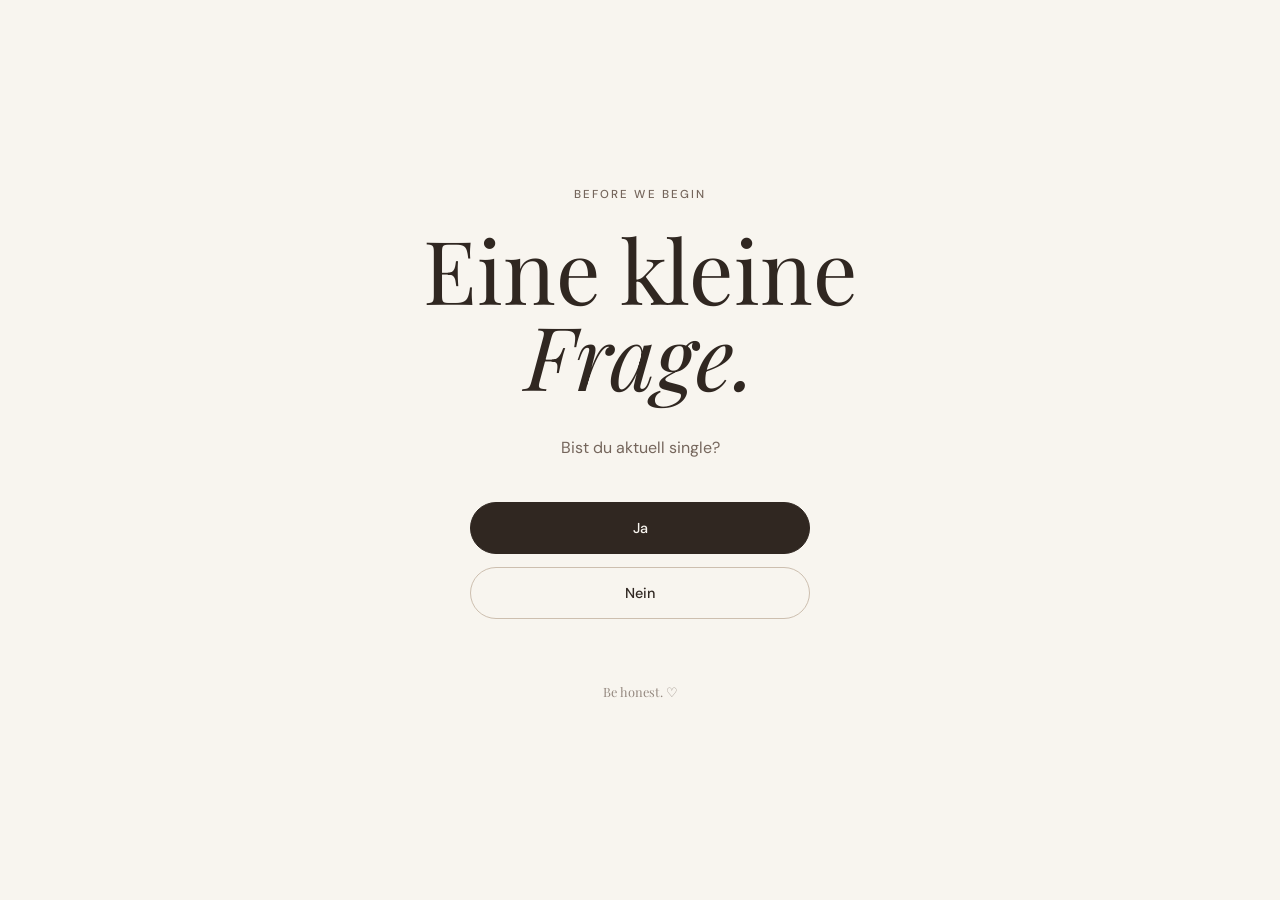
<file: index.html>
<!DOCTYPE html>
<html lang="de">

<head>

    <meta charset="UTF-8">

    <meta
        name="viewport"
        content="width=device-width, initial-scale=1.0"
    >

    <title>Before we begin.</title>

    <meta
        name="description"
        content="Before we begin."
    >

    <link
        rel="preconnect"
        href="https://fonts.googleapis.com"
    >

    <link
        rel="preconnect"
        href="https://fonts.gstatic.com"
        crossorigin
    >

    <link
        href="https://fonts.googleapis.com/css2?family=DM+Sans:wght@400;500;600&family=Playfair+Display:wght@400;500;600&display=swap"
        rel="stylesheet"
    >

    <style>

        /* =========================================
           VARIABLES
        ========================================== */

        :root {
            --cream: #f8f5ef;
            --brown-dark: #302721;
            --brown-light: #75665c;
            --taupe: #cdbfaf;
        }


        /* =========================================
           RESET
        ========================================== */

        * {
            box-sizing: border-box;
        }


        html,
        body {
            margin: 0;
            padding: 0;
            min-height: 100%;
        }


        body {
            background: var(--cream);
            color: var(--brown-dark);

            font-family:
                "DM Sans",
                Arial,
                Helvetica,
                sans-serif;
        }


        /* =========================================
           PAGE
        ========================================== */

        .intro-page {
            min-height: 100svh;

            display: flex;
            align-items: center;
            justify-content: center;

            padding: 3rem 1.5rem;

            text-align: center;
        }


        .intro-inner {
            width: 100%;
            max-width: 560px;
        }


        /* =========================================
           EYEBROW
        ========================================== */

        .intro-eyebrow {
            margin: 0 0 1.5rem;

            color: var(--brown-light);

            font-size: 0.72rem;
            font-weight: 500;

            letter-spacing: 0.18em;
            text-transform: uppercase;
        }


        /* =========================================
           TITLE
        ========================================== */

        .intro-title {
            margin: 0;

            color: var(--brown-dark);

            font-family:
                "Playfair Display",
                Georgia,
                "Times New Roman",
                serif;

            font-size:
                clamp(
                    3rem,
                    12vw,
                    5.5rem
                );

            font-weight: 400;

            line-height: 0.98;
        }


        .intro-title em {
            font-style: italic;
        }


        /* =========================================
           QUESTION
        ========================================== */

        .intro-question {
            max-width: 420px;

            margin:
                2.25rem
                auto
                2.5rem;

            color: var(--brown-light);

            font-size: 1rem;
            line-height: 1.7;
        }


        /* =========================================
           BUTTONS
        ========================================== */

        .intro-buttons {
            display: flex;

            flex-direction: column;

            gap: 0.85rem;

            width: 100%;
            max-width: 340px;

            margin: 0 auto;
        }


        .intro-button {
            width: 100%;

            padding:
                1rem
                1.5rem;

            border-radius: 999px;

            font-family:
                "DM Sans",
                Arial,
                Helvetica,
                sans-serif;

            font-size: 0.9rem;
            font-weight: 500;

            cursor: pointer;

            transition:
                transform 0.2s ease,
                opacity 0.2s ease,
                background 0.2s ease;
        }


        .intro-button:hover {
            transform: translateY(-2px);
        }


        .intro-button:active {
            transform: translateY(0);
        }


        /* =========================================
           YES
        ========================================== */

        .intro-button-yes {
            border:
                1px solid var(--brown-dark);

            background:
                var(--brown-dark);

            color:
                var(--cream);
        }


        /* =========================================
           NO
        ========================================== */

        .intro-button-no {
            border:
                1px solid var(--taupe);

            background:
                transparent;

            color:
                var(--brown-dark);
        }


        /* =========================================
           FOOTER
        ========================================== */

        .intro-footer {
            margin-top: 4rem;

            color: var(--brown-light);

            font-family:
                "Playfair Display",
                Georgia,
                serif;

            font-size: 0.8rem;

            opacity: 0.75;
        }


        /* =========================================
           MOBILE
        ========================================== */

        @media (max-width: 480px) {

            .intro-page {
                padding:
                    2rem 1.25rem;
            }


            .intro-title {
                font-size: 3.4rem;
            }


            .intro-question {
                margin-top: 2rem;
            }


            .intro-footer {
                margin-top: 3rem;
            }

        }

    </style>

</head>


<body>


    <!-- =========================================
         SINGLE CHECK
    ========================================== -->

    <main class="intro-page">

        <div class="intro-inner">


            <p class="intro-eyebrow">
                Before we begin
            </p>


            <h1 class="intro-title">

                Eine kleine
                <br>
                <em>Frage.</em>

            </h1>


            <p class="intro-question">
                Bist du aktuell single?
            </p>


            <div class="intro-buttons">


                <button
                    type="button"
                    class="intro-button intro-button-yes"
                    id="singleYes"
                >
                    Ja
                </button>


                <button
                    type="button"
                    class="intro-button intro-button-no"
                    id="singleNo"
                >
                    Nein
                </button>


            </div>


            <p class="intro-footer">
                Be honest. ♡
            </p>


        </div>

    </main>


    <!-- =========================================
         NAVIGATION
    ========================================== -->

    <script>

        const singleYes =
            document.getElementById(
                "singleYes"
            );


        const singleNo =
            document.getElementById(
                "singleNo"
            );


        /*
         * JA
         * → Dating-Seite
         */

        singleYes.addEventListener(
            "click",
            () => {

                window.location.href =
                    "dating.html";

            }
        );


        /*
         * NEIN
         * → Absage
         */

        singleNo.addEventListener(
            "click",
            () => {

                window.location.href =
                    "sorry.html";

            }
        );

    </script>


</body>

</html>
</file>
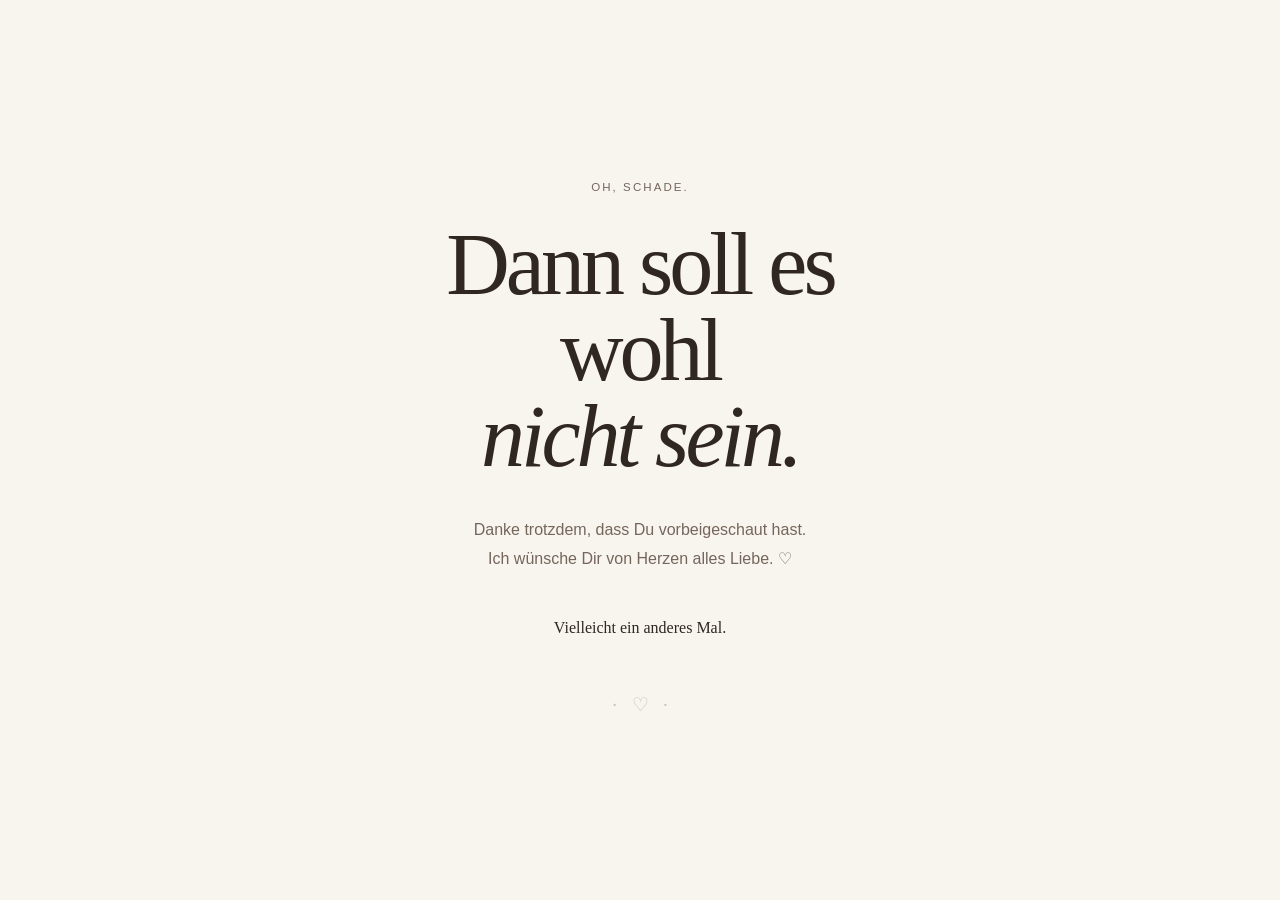
<file: sorry.html>
<!DOCTYPE html>
<html lang="de">

<head>

    <meta charset="UTF-8">

    <meta
        name="viewport"
        content="width=device-width, initial-scale=1.0"
    >

    <title>Oh, schade.</title>

    <link
        rel="stylesheet"
        href="style.css"
    >

    <style>

        /* =========================================
           SORRY PAGE
        ========================================= */

        :root {
            --cream: #f8f5ef;
            --brown-dark: #302721;
            --brown-light: #75665c;
            --taupe: #cdbfaf;
        }


        * {
            box-sizing: border-box;
        }


        html,
        body {
            margin: 0;
            padding: 0;
            min-height: 100%;
        }


        body {
            background:
                var(--cream);

            color:
                var(--brown-dark);

            font-family:
                Arial,
                Helvetica,
                sans-serif;
        }


        /* =========================================
           PAGE
        ========================================= */

        .sorry-page {
            min-height: 100svh;

            display: flex;

            align-items: center;
            justify-content: center;

            padding:
                3rem 1.5rem;

            text-align: center;
        }


        .sorry-inner {
            width: 100%;
            max-width: 560px;
        }


        /* =========================================
           TEXT
        ========================================= */

        .sorry-eyebrow {
            margin:
                0 0 1.5rem;

            color:
                var(--brown-light);

            font-size:
                0.72rem;

            letter-spacing:
                0.18em;

            text-transform:
                uppercase;
        }


        .sorry-title {
            margin: 0;

            font-family:
                Georgia,
                "Times New Roman",
                serif;

            font-size:
                clamp(
                    3rem,
                    12vw,
                    5.5rem
                );

            font-weight:
                normal;

            line-height:
                0.98;

            color:
                var(--brown-dark);
        }


        .sorry-title em {
            font-style:
                italic;
        }


        .sorry-text {
            max-width:
                430px;

            margin:
                2.25rem auto 0;

            color:
                var(--brown-light);

            font-size:
                1rem;

            line-height:
                1.8;
        }


        .sorry-signoff {
            margin-top:
                2.5rem;

            font-family:
                Georgia,
                "Times New Roman",
                serif;

            font-size:
                1rem;

            color:
                var(--brown-dark);
        }


        /* =========================================
           SMALL DECORATIVE ELEMENT
        ========================================= */

        .sorry-symbol {
            margin-top:
                3rem;

            color:
                var(--taupe);

            font-family:
                Georgia,
                serif;

            font-size:
                1.2rem;
        }


        /* =========================================
           MOBILE
        ========================================= */

        @media (max-width: 480px) {

            .sorry-page {
                padding:
                    2rem 1.25rem;
            }


            .sorry-title {
                font-size:
                    3.4rem;
            }


            .sorry-text {
                margin-top:
                    2rem;
            }

        }

    </style>

</head>


<body>


    <!-- =========================================
         SORRY
    ========================================== -->

    <main class="sorry-page">

        <div class="sorry-inner">

            <p class="sorry-eyebrow">
                Oh, schade.
            </p>


            <h1 class="sorry-title">

                Dann soll es wohl
                <br>
                <em>nicht sein.</em>

            </h1>


            <p class="sorry-text">

                Danke trotzdem, dass Du
                vorbeigeschaut hast.
                <br>
                Ich wünsche Dir von Herzen
                alles Liebe. ♡

            </p>


            <p class="sorry-signoff">
                Vielleicht ein anderes Mal.
            </p>


            <div
                class="sorry-symbol"
                aria-hidden="true"
            >
                · &nbsp; ♡ &nbsp; ·
            </div>

        </div>

    </main>


</body>

</html>
</file>
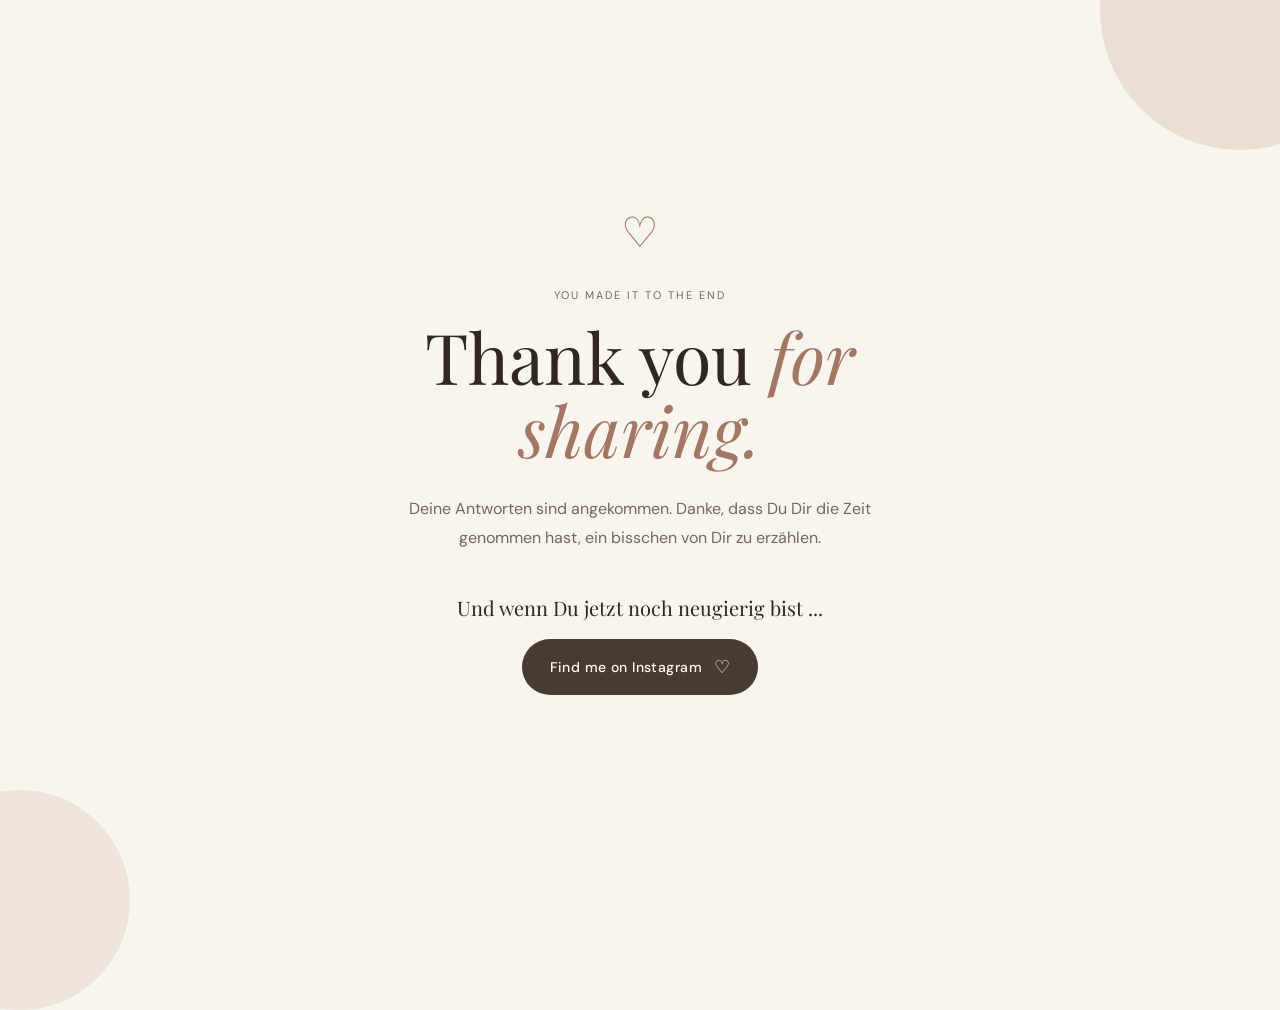
<file: thank_you.html>
<!DOCTYPE html>
<html lang="de">

<head>

    <meta charset="UTF-8">

    <meta
        name="viewport"
        content="width=device-width, initial-scale=1.0"
    >

    <title>Thank you ♡</title>

    <meta
        name="description"
        content="Danke für deine Antworten."
    >

    <link
        rel="preconnect"
        href="https://fonts.googleapis.com"
    >

    <link
        rel="preconnect"
        href="https://fonts.gstatic.com"
        crossorigin
    >

    <link
        href="https://fonts.googleapis.com/css2?family=DM+Sans:wght@400;500;600&family=Playfair+Display:wght@400;500;600&display=swap"
        rel="stylesheet"
    >

    <style>

        :root {
            --cream: #f8f5ef;
            --ivory: #fcfaf6;
            --sand: #e9dfd2;
            --brown: #4a3b32;
            --brown-light: #75665c;
            --dark: #302721;
            --terracotta: #a47763;
            --white: #fffdf9;
            --serif: "Playfair Display", Georgia, serif;
            --sans: "DM Sans", Arial, sans-serif;
        }


        * {
            box-sizing: border-box;
            margin: 0;
            padding: 0;
        }


        body {
            min-height: 100vh;
            background: var(--cream);
            color: var(--brown);
            font-family: var(--sans);
            display: flex;
            align-items: center;
            justify-content: center;
            padding: 30px 20px;
            position: relative;
            overflow: hidden;
        }


        .decoration {
            position: absolute;
            border-radius: 50%;
            pointer-events: none;
        }


        .decoration-one {
            width: 280px;
            height: 280px;
            background: var(--sand);
            top: -130px;
            right: -100px;
        }


        .decoration-two {
            width: 220px;
            height: 220px;
            background: #eee4db;
            bottom: -110px;
            left: -90px;
        }


        .thank-you {
            width: 100%;
            max-width: 600px;
            text-align: center;
            position: relative;
            z-index: 2;
            padding: 55px 30px;
        }


        .symbol {
            font-size: 42px;
            margin-bottom: 28px;
            color: var(--terracotta);
            animation: floatIn 1s ease both;
        }


        .eyebrow {
            font-size: 11px;
            letter-spacing: 0.18em;
            text-transform: uppercase;
            color: var(--brown-light);
            margin-bottom: 18px;
            animation: floatIn 0.9s ease 0.1s both;
        }


        h1 {
            font-family: var(--serif);
            font-size: clamp(42px, 10vw, 70px);
            font-weight: 400;
            line-height: 1.05;
            color: var(--dark);
            margin-bottom: 28px;
            animation: floatIn 0.9s ease 0.2s both;
        }


        h1 em {
            color: var(--terracotta);
            font-style: italic;
        }


        .intro {
            max-width: 470px;
            margin: 0 auto 42px;
            font-size: 16px;
            line-height: 1.8;
            color: var(--brown-light);
            animation: floatIn 0.9s ease 0.3s both;
        }


        .instagram-text {
            font-family: var(--serif);
            font-size: 20px;
            color: var(--dark);
            margin-bottom: 18px;
            animation: floatIn 0.9s ease 0.4s both;
        }


        .instagram-button {
            display: inline-flex;
            align-items: center;
            justify-content: center;
            gap: 12px;

            min-width: 220px;
            padding: 16px 28px;

            border-radius: 50px;

            background: var(--brown);
            color: var(--white);

            text-decoration: none;

            font-family: var(--sans);
            font-size: 14px;
            font-weight: 500;
            letter-spacing: 0.03em;

            transition:
                transform 0.25s ease,
                background 0.25s ease,
                box-shadow 0.25s ease;

            animation: floatIn 0.9s ease 0.5s both;
        }


        .instagram-button:hover {
            transform: translateY(-3px);
            background: var(--dark);
            box-shadow: 0 12px 30px rgba(60, 45, 35, 0.15);
        }


        .instagram-button span {
            font-size: 18px;
        }


        .small-note {
            margin-top: 25px;
            font-size: 12px;
            color: var(--brown-light);
            opacity: 0.75;
            animation: floatIn 0.9s ease 0.6s both;
        }


        @keyframes floatIn {

            from {
                opacity: 0;
                transform: translateY(18px);
            }

            to {
                opacity: 1;
                transform: translateY(0);
            }

        }


        @media (max-width: 600px) {

            body {
                padding: 20px;
            }


            .thank-you {
                padding: 35px 10px;
            }


            .symbol {
                font-size: 36px;
            }


            .intro {
                font-size: 15px;
            }

        }

    </style>

</head>


<body>


    <div class="decoration decoration-one"></div>

    <div class="decoration decoration-two"></div>


    <main class="thank-you">

        <div class="symbol">
            ♡
        </div>


        <p class="eyebrow">
            You made it to the end
        </p>


        <h1>
            Thank you
            <em>for sharing.</em>
        </h1>


        <p class="intro">
            Deine Antworten sind angekommen.
            Danke, dass Du Dir die Zeit genommen hast,
            ein bisschen von Dir zu erzählen.
        </p>


        <p class="instagram-text">
            Und wenn Du jetzt noch neugierig bist ...
        </p>


        <a
            class="instagram-button"
            href="https://www.instagram.com/l_wie_lara123/"
            target="_blank"
            rel="noopener noreferrer"
        >
            Find me on Instagram
            <span>♡</span>
        </a>


    </main>


</body>

</html>
</file>
<file: style.css>
/* =========================================
   VARIABLES
========================================= */

:root {
    --cream: #f8f5ef;
    --ivory: #fcfaf6;
    --sand: #e9dfd2;
    --taupe: #cdbfaf;
    --brown: #4a3b32;
    --brown-light: #75665c;
    --dark: #302721;
    --terracotta: #a47763;
    --white: #fffdf9;

    /* etwas eigener Ton für ABOUT ME */
    --about-bg: #f3ece6;

    --serif: "Playfair Display", Georgia, serif;
    --sans: "DM Sans", Arial, sans-serif;

    --radius: 18px;
    --radius-small: 10px;

    --shadow: 0 15px 40px rgba(60, 45, 35, 0.07);
}


/* =========================================
   RESET
========================================= */

* {
    box-sizing: border-box;
    margin: 0;
    padding: 0;
}

html {
    scroll-behavior: smooth;
}

body {
    background: var(--cream);
    color: var(--brown);
    font-family: var(--sans);
    font-size: 16px;
    line-height: 1.7;
    -webkit-font-smoothing: antialiased;
}

button,
input,
textarea,
select {
    font: inherit;
}

button,
a {
    -webkit-tap-highlight-color: transparent;
}

a {
    color: inherit;
    text-decoration: none;
}


/* =========================================
   TYPOGRAPHY
========================================= */

h1,
h2 {
    font-family: var(--serif);
    font-weight: 400;
    line-height: 1.08;
}

h1 {
    font-size: clamp(3.1rem, 15vw, 7rem);
    letter-spacing: -0.045em;
}

h1 span {
    display: block;
    font-style: italic;
}

h2 {
    font-size: clamp(2.4rem, 10vw, 5rem);
    letter-spacing: -0.035em;
}

h2 em {
    display: block;
    color: var(--terracotta);
    font-style: italic;
}

.eyebrow {
    color: var(--terracotta);
    font-size: 0.72rem;
    font-weight: 600;
    letter-spacing: 0.18em;
    text-transform: uppercase;
}


/* =========================================
   GENERAL SECTIONS
========================================= */

.section {
    position: relative;
    overflow: hidden;
    padding: 90px 24px;
}

/*
   Alle dekorativen Kreise liegen auf Ebene 1.
   Der eigentliche Inhalt liegt auf Ebene 2.
*/
.section::before,
.section::after {
    z-index: 1;
    pointer-events: none;
}

.section-inner {
    position: relative;
    z-index: 2;
    width: min(100%, 920px);
    margin: 0 auto;
}

.section-inner-narrow {
    max-width: 760px;
}

.section-inner-small {
    max-width: 620px;
}


/* =========================================
   SECTION FARBEN
========================================= */

.section-light {
    background: var(--ivory);
}

.section-sand {
    background: var(--sand);
}

.section-cream {
    background: var(--cream);
}

.section-dark {
    background: var(--dark);
    color: var(--white);
}


/* =========================================
   SECTION HEADINGS
========================================= */

.section-heading {
    position: relative;
    max-width: 650px;
    margin-bottom: 55px;
}

.section-heading h2 {
    margin: 15px 0 22px;
}

.section-heading > p:last-child {
    max-width: 560px;
    color: var(--brown-light);
}

.section-heading-light > p:last-child {
    color: rgba(255, 253, 249, 0.68);
}

.section-number {
    display: block;
    margin-bottom: 12px;
    color: rgba(74, 59, 50, 0.35);
    font-family: var(--serif);
    font-size: 0.9rem;
}

.section-dark .section-number {
    color: rgba(255, 255, 255, 0.3);
}


/* =========================================
   HERO
========================================= */

.hero {
    display: flex;
    min-height: 100svh;
    align-items: center;
    background: var(--cream);
}

.hero-content {
    position: relative;
    z-index: 3;
    width: min(100%, 850px);
    margin: 0 auto;
}

.hero h1 {
    max-width: 780px;
    margin: 22px 0 30px;
}

.hero-text {
    max-width: 520px;
    margin-bottom: 38px;
    color: var(--brown-light);
    font-size: 1rem;
}


/* Hero-Kreise */

.hero-decoration {
    position: absolute;
    z-index: 1;
    border: 1px solid rgba(164, 119, 99, 0.25);
    border-radius: 50%;
    pointer-events: none;
}

.hero-decoration-one {
    width: 260px;
    height: 260px;
    top: -100px;
    right: -110px;
}

.hero-decoration-two {
    width: 180px;
    height: 180px;
    bottom: -80px;
    left: -80px;
}


/* =========================================
   ABOUT ME
========================================= */

.about-me {
    background: var(--about-bg);
}


/* großer Kreis rechts oben */

.about-me::before {
    content: "";
    position: absolute;
    width: 300px;
    height: 300px;
    top: -130px;
    right: -110px;
    border: 1px solid rgba(164, 119, 99, 0.24);
    border-radius: 50%;
}


/* kleiner Kreis innerhalb */

.about-me::after {
    content: "";
    position: absolute;
    width: 155px;
    height: 155px;
    top: -55px;
    right: -35px;
    border: 1px solid rgba(164, 119, 99, 0.18);
    border-radius: 50%;
}


/* Text */

.about-me-content {
    position: relative;
    z-index: 2;
    width: 100%;
}

.about-me-text {
    width: 100%;
    max-width: 700px;
    margin: 0 auto;
    text-align: left;
}

.about-me-text p {
    margin-bottom: 22px;
}

.about-me-text p:last-child {
    margin-bottom: 0;
}

.start-symbol {
    color: var(--terracotta);
    font-family: var(--serif);
    font-size: 1.25rem;
}


/* Linie */

.about-me-divider {
    position: relative;
    display: block;
    width: 65%;
    max-width: 480px;
    margin: 55px auto;
    border: 0;
    border-top: 1px solid rgba(74, 59, 50, 0.18);
}


/* kleiner Stern */

.about-me-divider::after {
    content: "✦";
    position: absolute;
    z-index: 2;
    top: 50%;
    left: 50%;
    padding: 0 12px;
    background: var(--about-bg);
    color: var(--terracotta);
    font-size: 0.65rem;
    transform: translate(-50%, -50%);
}


/* Foto */

.about-me-image {
    width: 100%;
    text-align: center;
}

.about-me-image img {
    display: inline-block;
    width: 280px;
    max-width: 100%;
    height: auto;
    border-radius: 20px;
}


/* =========================================
   ABOUT YOU
========================================= */

.about-you {
    background: var(--ivory);
}


/* kleiner Kreis links oben */

.about-you::before {
    content: "";
    position: absolute;
    width: 145px;
    height: 145px;
    top: 70px;
    left: -75px;
    border: 1px solid rgba(74, 59, 50, 0.14);
    border-radius: 50%;
}


/* kleiner Kreis rechts unten */

.about-you::after {
    content: "";
    position: absolute;
    width: 75px;
    height: 75px;
    right: 8%;
    bottom: 70px;
    border: 1px solid rgba(164, 119, 99, 0.12);
    border-radius: 50%;
}


/* =========================================
   YOUR WORLD
========================================= */

.your-world {
    background: var(--sand);
}


/* großer Kreis rechts unten */

.your-world::before {
    content: "";
    position: absolute;
    width: 250px;
    height: 250px;
    right: -125px;
    bottom: -100px;
    border: 1px solid rgba(74, 59, 50, 0.16);
    border-radius: 50%;
}


/* kleiner Kreis */

.your-world::after {
    content: "";
    position: absolute;
    width: 115px;
    height: 115px;
    right: -40px;
    bottom: -40px;
    border: 1px solid rgba(164, 119, 99, 0.17);
    border-radius: 50%;
}


/* =========================================
   FUN PART
========================================= */

.fun-part {
    background: var(--ivory);
}


/* großer Kreis links */

.fun-part::before {
    content: "";
    position: absolute;
    width: 270px;
    height: 270px;
    left: -155px;
    bottom: 50px;
    border: 1px solid rgba(164, 119, 99, 0.15);
    border-radius: 50%;
}


/* kleiner Kreis rechts oben */

.fun-part::after {
    content: "";
    position: absolute;
    width: 100px;
    height: 100px;
    top: 80px;
    right: -45px;
    border: 1px solid rgba(74, 59, 50, 0.11);
    border-radius: 50%;
}


/* =========================================
   RELATIONSHIP
========================================= */

.relationship {
    background: var(--dark);
}


/* großer heller Kreis */

.relationship::before {
    content: "";
    position: absolute;
    width: 310px;
    height: 310px;
    top: -150px;
    right: -120px;
    border: 1px solid rgba(255, 255, 255, 0.12);
    border-radius: 50%;
}


/* kleiner heller Kreis */

.relationship::after {
    content: "";
    position: absolute;
    width: 130px;
    height: 130px;
    bottom: 70px;
    left: -65px;
    border: 1px solid rgba(255, 255, 255, 0.08);
    border-radius: 50%;
}


/* =========================================
   DEEPER
========================================= */

.deeper {
    background: var(--cream);
}


/* Kreis rechts oben */

.deeper::before {
    content: "";
    position: absolute;
    width: 180px;
    height: 180px;
    top: 70px;
    right: -90px;
    border: 1px solid rgba(74, 59, 50, 0.13);
    border-radius: 50%;
}


/* kleiner Kreis links unten */

.deeper::after {
    content: "";
    position: absolute;
    width: 80px;
    height: 80px;
    bottom: 60px;
    left: -40px;
    border: 1px solid rgba(164, 119, 99, 0.12);
    border-radius: 50%;
}


/* =========================================
   FREE TEXT
========================================= */

.free-text {
    background: var(--sand);
}


/* großer Kreis links unten */

.free-text::before {
    content: "";
    position: absolute;
    width: 210px;
    height: 210px;
    left: -115px;
    bottom: -85px;
    border: 1px solid rgba(74, 59, 50, 0.14);
    border-radius: 50%;
}


/* kleiner Kreis daneben */

.free-text::after {
    content: "";
    position: absolute;
    width: 100px;
    height: 100px;
    left: -45px;
    bottom: -30px;
    border: 1px solid rgba(164, 119, 99, 0.15);
    border-radius: 50%;
}


/* =========================================
   BUTTON
========================================= */

.button {
    display: inline-flex;
    min-height: 54px;
    align-items: center;
    justify-content: center;
    gap: 18px;
    padding: 0 25px;
    border: 1px solid var(--brown);
    border-radius: 100px;
    background: transparent;
    color: var(--brown);
    cursor: pointer;
    font-size: 0.82rem;
    font-weight: 600;
    letter-spacing: 0.04em;
    transition:
        background 0.3s ease,
        color 0.3s ease,
        transform 0.3s ease;
}

.button:hover {
    background: var(--brown);
    color: var(--white);
    transform: translateY(-2px);
}

.button span {
    font-size: 1.1rem;
}

.button-submit {
    border-color: var(--white);
    background: var(--white);
    color: var(--brown);
}

.button-submit:hover {
    background: transparent;
    color: var(--white);
}


/* =========================================
   FORMS
========================================= */

.form-grid {
    display: grid;
    grid-template-columns: 1fr;
    gap: 28px;
}

.form-group {
    display: flex;
    flex-direction: column;
    gap: 10px;
}

.form-group label,
.choice-card label {
    font-family: var(--serif);
    font-size: 1.2rem;
}

input,
textarea,
select {
    width: 100%;
    border: 1px solid rgba(74, 59, 50, 0.18);
    border-radius: var(--radius-small);
    outline: none;
    background: rgba(255, 253, 249, 0.72);
    color: var(--brown);
    padding: 15px 17px;
    transition:
        border-color 0.25s ease,
        background 0.25s ease,
        box-shadow 0.25s ease;
}

input,
select {
    min-height: 53px;
}

textarea {
    min-height: 110px;
    resize: vertical;
}

input::placeholder,
textarea::placeholder {
    color: rgba(74, 59, 50, 0.42);
}

input:focus,
textarea:focus,
select:focus {
    border-color: var(--terracotta);
    background: var(--white);
    box-shadow: 0 0 0 4px rgba(164, 119, 99, 0.08);
}

.question-list {
    display: flex;
    flex-direction: column;
    gap: 36px;
}

.form-group-dark label {
    color: var(--white);
}

.form-group-dark input,
.form-group-dark textarea {
    border-color: rgba(255, 255, 255, 0.18);
    background: rgba(255, 255, 255, 0.05);
    color: var(--white);
}

.form-group-dark input::placeholder,
.form-group-dark textarea::placeholder {
    color: rgba(255, 255, 255, 0.35);
}

.form-group-dark input:focus,
.form-group-dark textarea:focus {
    border-color: rgba(255, 255, 255, 0.6);
    background: rgba(255, 255, 255, 0.08);
}


/* =========================================
   CHOICES
========================================= */

.choice-grid {
    display: grid;
    grid-template-columns: 1fr;
    gap: 16px;
}

.choice-card {
    padding: 27px;
    border: 1px solid rgba(74, 59, 50, 0.1);
    border-radius: var(--radius);
    background: rgba(255, 253, 249, 0.65);
}

.choice-icon {
    display: block;
    margin-bottom: 18px;
    font-size: 1.4rem;
}

.choice-card label {
    display: block;
    margin-bottom: 13px;
}

.standalone-question {
    margin-top: 40px;
}


/* =========================================
   LARGE QUESTION
========================================= */

.large-question {
    padding: 35px 0;
    border-top: 1px solid rgba(74, 59, 50, 0.16);
}

.question {
    margin-bottom: 25px;
    font-family: var(--serif);
    font-size: clamp(1.7rem, 7vw, 2.8rem);
    line-height: 1.25;
}

.textarea-large {
    min-height: 230px;
}


/* =========================================
   FINAL
========================================= */

.final-section {
    position: relative;
    background: var(--terracotta);
    color: var(--white);
    text-align: center;
}


/* großer heller Kreis */

.final-section::before {
    content: "";
    position: absolute;
    width: 190px;
    height: 190px;
    top: -95px;
    left: 8%;
    border: 1px solid rgba(255, 255, 255, 0.18);
    border-radius: 50%;
}


/* kleiner heller Kreis */

.final-section::after {
    content: "";
    position: absolute;
    width: 90px;
    height: 90px;
    right: 10%;
    bottom: -45px;
    border: 1px solid rgba(255, 255, 255, 0.12);
    border-radius: 50%;
}

.final-content {
    display: flex;
    flex-direction: column;
    align-items: center;
}

.final-symbol {
    margin-bottom: 20px;
    font-family: var(--serif);
    font-size: 3rem;
    font-weight: 300;
}

.final-content h2 {
    margin-bottom: 25px;
}

.final-content p {
    max-width: 480px;
    margin-bottom: 12px;
    color: rgba(255, 255, 255, 0.82);
}

.final-content .button {
    margin-top: 30px;
}

.success-message {
    display: none;
    margin-top: 25px;
    color: var(--white) !important;
    font-size: 0.9rem;
}

.success-message.visible {
    display: block;
}


/* =========================================
   FOOTER
========================================= */

.footer {
    padding: 28px 24px;
    background: var(--dark);
    color: rgba(255, 255, 255, 0.5);
    text-align: center;
    font-size: 0.72rem;
    letter-spacing: 0.05em;
}


/* =========================================
   ANIMATIONS
========================================= */

.section-heading,
.form-group,
.choice-card,
.large-question,
.final-content {
    opacity: 0;
    transform: translateY(25px);
    transition:
        opacity 0.8s ease,
        transform 0.8s ease;
}

.reveal {
    opacity: 1;
    transform: translateY(0);
}


/* =========================================
   TABLET
========================================= */

@media (min-width: 700px) {

    .section {
        padding: 130px 40px;
    }

    .form-grid {
        grid-template-columns: 1fr 1fr;
        gap: 35px;
    }

    .form-group-full {
        grid-column: 1 / -1;
    }

    .choice-grid {
        grid-template-columns: 1fr 1fr;
        gap: 20px;
    }

    .hero {
        padding: 80px 40px;
    }

}


/* =========================================
   LARGE DESKTOP
========================================= */

@media (min-width: 1000px) {

    .section {
        padding: 160px 50px;
    }

    .hero h1 {
        font-size: clamp(5rem, 9vw, 8rem);
    }

    .hero-decoration-one {
        width: 450px;
        height: 450px;
        top: -180px;
        right: -170px;
    }

    .hero-decoration-two {
        width: 280px;
        height: 280px;
        bottom: -130px;
        left: -130px;
    }

}

.field-hint {
    margin-top: -0.5rem;
    margin-bottom: 1rem;
    color: var(--brown-light);
    font-size: 0.85rem;
}

.photo-preview {
    margin-top: 1rem;
}

.photo-preview-image {
    display: block;
    width: 140px;
    height: 140px;
    object-fit: cover;
    border-radius: 12px;
    border: 1px solid var(--taupe);
}
</file>
